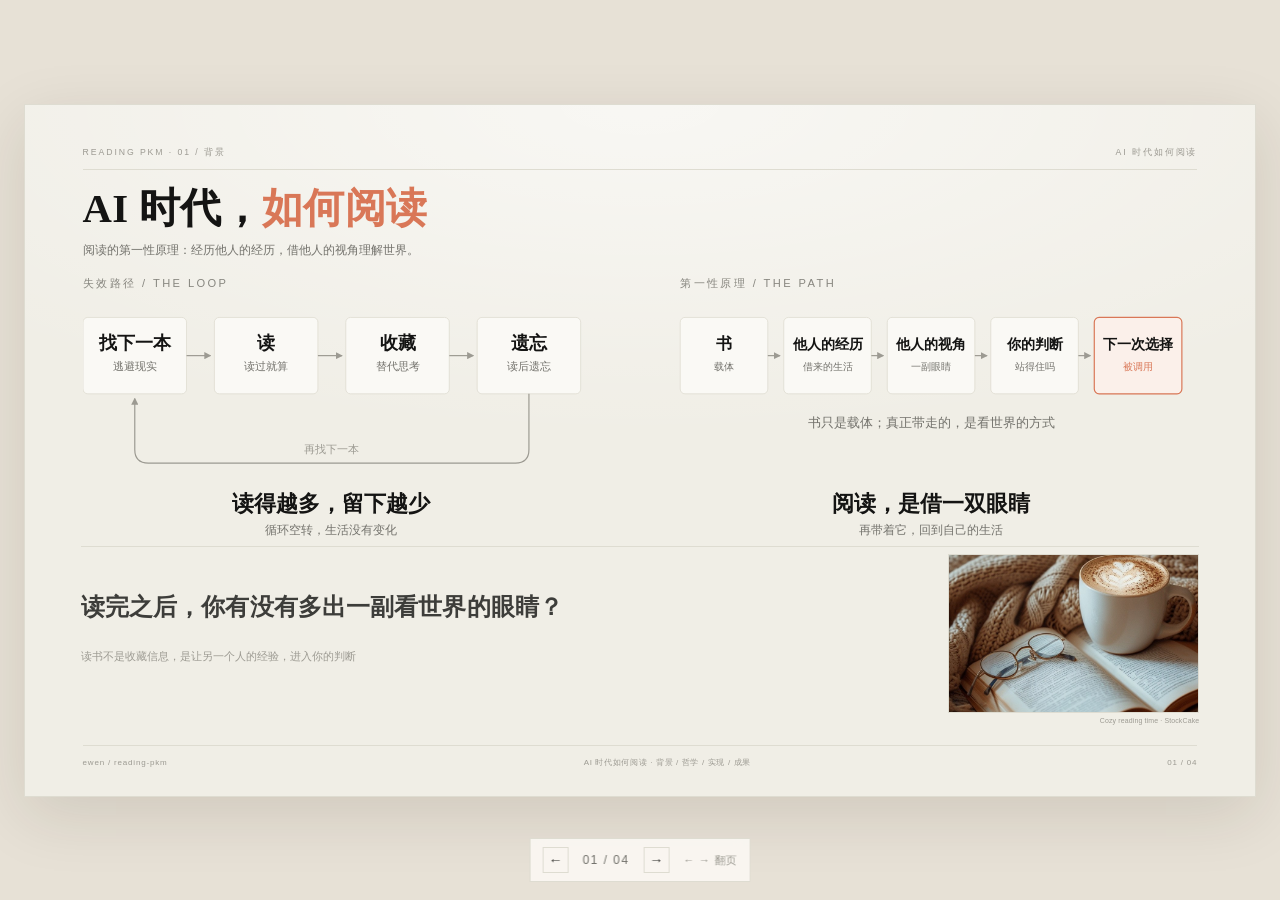
<file: docs/presentation/index.html>
<!doctype html>
<html lang="zh-CN">
<head>
<meta charset="utf-8">
<meta name="viewport" content="width=device-width,initial-scale=1">
<title>AI 时代，如何阅读 · reading-pkm</title>
<style>
:root{
  --paper:#F0EEE6;
  --card:#FAF9F5;
  --ink:#141413;
  --ink2:#3D3D3A;
  --muted:#73726C;
  --faint:#9C9A92;
  --rule:#DEDCD1;
  --accent:#D97757;
  --accent-bright:#C6613F;
  --accent2:#87867F;
  --serif:"Songti SC","STSong","Source Han Serif SC","Noto Serif SC",serif;
  --sans:"PingFang SC","Hiragino Sans GB","Helvetica Neue",Arial,sans-serif;
}
*{box-sizing:border-box;margin:0;padding:0}
html,body{width:100%;height:100%}
body{
  background:#E7E1D6;
  color:var(--ink);
  font-family:var(--sans);
  -webkit-font-smoothing:antialiased;
  text-rendering:optimizeLegibility;
  overflow:hidden;
}
.stage{position:fixed;inset:0;display:grid;place-items:center;padding:24px}
.slide{
  display:none;
  position:relative;
  width:min(calc(100vw - 48px),calc((100vh - 48px) * 16 / 9));
  aspect-ratio:16/9;
  container-type:inline-size;
  overflow:hidden;
  padding:3.375cqw 4.5cqw 2.25cqw;
  background:
    radial-gradient(120% 80% at 50% 0%,rgba(255,255,255,.55),rgba(233,225,212,0) 60%),
    var(--paper);
  border:1px solid var(--rule);
  box-shadow:0 18px 60px rgba(40,30,15,.12);
}
.slide.active{display:flex;flex-direction:column}

/* header */
.top{
  display:flex;
  justify-content:space-between;
  align-items:baseline;
  font-size:.78cqw;
  line-height:1;
  letter-spacing:.22em;
  color:var(--faint);
  text-transform:uppercase;
}
.rule{height:1px;background:var(--rule);margin-top:1.05cqw;flex:none}
h1{
  font-family:var(--serif);
  font-size:3.65cqw;
  font-weight:600;
  line-height:1.2;
  letter-spacing:.005em;
  margin-top:1.35cqw;
}
h1 em{font-style:normal;color:var(--accent)}
.sub{
  font-size:1.1cqw;
  line-height:1.6;
  color:var(--muted);
  margin-top:.65cqw;
  max-width:88%;
}

/* diagram */
.diagram{margin-top:1.4cqw;flex:none}
.diagram svg{display:block;width:100%;height:auto}
.note{
  margin-top:.55cqw;
  font-size:.84cqw;
  line-height:1.5;
  color:var(--faint);
  letter-spacing:.02em;
}
.note b{font-weight:600;color:var(--ink2)}

/* slide 1 — closing band */
.s1-rule{position:absolute;left:4.531%;top:63.889%;width:90.938%;height:1px;background:var(--rule)}
.s1-close{position:absolute;left:4.531%;top:70.833%;width:67.188%;font-family:var(--serif);font-size:2.109cqw;line-height:1.18;font-weight:600;color:var(--ink2);letter-spacing:.005em}
.s1-note{position:absolute;left:4.531%;top:78.611%;width:67.188%;font-size:.977cqw;line-height:1.5;color:var(--faint)}
.s1-photo{position:absolute;left:75%;top:65%;width:20.469%;height:23.056%;border:1px solid var(--rule);overflow:hidden;background:var(--card)}
.s1-photo img{display:block;width:100%;height:100%;object-fit:cover}
.s1-credit{position:absolute;left:75%;top:88.611%;width:20.469%;text-align:right;font-size:.625cqw;letter-spacing:.02em;color:var(--faint)}

/* footer */
.footer{
  display:flex;
  justify-content:space-between;
  align-items:baseline;
  gap:2cqw;
  margin-top:auto;
  padding-top:1.05cqw;
  border-top:1px solid var(--rule);
  font-size:.72cqw;
  line-height:1.2;
  letter-spacing:.1em;
  color:var(--faint);
  flex:none;
}
.footer .center{letter-spacing:.08em}

/* slide 2 */
.s2-quote{
  display:flex;
  justify-content:space-between;
  align-items:baseline;
  gap:2.4cqw;
  margin-top:.85cqw;
  padding-top:1.05cqw;
  border-top:1px solid var(--rule);
  flex:none;
}
.s2-quote .big{
  font-family:var(--serif);
  font-size:1.7cqw;
  line-height:1.45;
  white-space:nowrap;
}
.s2-quote .big em{font-style:normal;color:var(--accent)}
.s2-quote .eq{
  flex:none;
  font-family:var(--serif);
  font-size:1.1cqw;
  line-height:1.4;
  color:var(--muted);
  white-space:nowrap;
}
.s2-quote .eq b{font-weight:600;color:var(--ink2)}

/* slide 3 — 实现 */
.s3-label{
  margin-top:1.15cqw;
  font-size:.78cqw;
  letter-spacing:.06em;
  color:var(--faint);
}
.s3-skills{
  display:grid;
  grid-template-columns:repeat(4,1fr);
  gap:1.1cqw;
  margin-top:.55cqw;
}
.s3-skill{
  display:flex;
  align-items:center;
  gap:.6cqw;
  padding:.62cqw .8cqw;
  border:1px solid var(--rule);
  background:var(--card);
  font-size:.86cqw;
  line-height:1.2;
  color:var(--ink2);
  white-space:nowrap;
}
.s3-skill b{font-weight:600}
.s3-skill span{color:var(--faint)}
.s3-note{
  margin-top:1.35cqw;
  text-align:center;
  font-family:var(--serif);
  font-size:1.15cqw;
  color:var(--ink2);
}

/* slide 4 — 成果 */
.s3-diagram{margin-top:1.1cqw}
.facts{
  display:flex;
  gap:1.6cqw;
  margin-top:.55cqw;
  font-size:.82cqw;
  line-height:1.5;
  color:var(--muted);
}
.facts b{font-weight:600;color:var(--ink2)}
.facts span::before{content:"·";margin-right:.55cqw;color:var(--faint)}
.facts span:first-child::before{content:"";margin:0}
.evidence{
  display:grid;
  grid-template-columns:1.35fr .95fr;
  gap:2.4cqw;
  margin-top:1.05cqw;
  min-height:0;
}
.figure{display:flex;flex-direction:column;min-width:0}
.figure img{display:block;width:100%;border:1px solid var(--rule)}
.cap{
  display:flex;
  gap:.65cqw;
  margin-top:.5cqw;
  font-size:.82cqw;
  line-height:1.55;
  color:var(--muted);
}
.cap .fig-no{
  flex:none;
  font-size:.72cqw;
  letter-spacing:.1em;
  color:var(--accent2);
  padding-top:.06cqw;
}
.cap b{font-weight:600;color:var(--ink2)}
.stats{
  display:flex;
  gap:1.7cqw;
  margin-top:.85cqw;
  padding-top:.75cqw;
  border-top:1px solid var(--rule);
}
.stat .n{
  font-family:var(--serif);
  font-size:1.7cqw;
  font-weight:600;
  line-height:1;
}
.stat .l{margin-top:.25cqw;font-size:.74cqw;letter-spacing:.05em;color:var(--muted)}
.stat-note{margin-top:.65cqw;font-size:.74cqw;line-height:1.4;color:var(--faint)}
.closing{
  margin-top:.9cqw;
  padding-top:.9cqw;
  border-top:1px solid var(--rule);
  font-family:var(--serif);
  font-size:1.3cqw;
  line-height:1.45;
  color:var(--ink2);
  flex:none;
}
.closing em{font-style:normal;color:var(--accent)}

/* dark closing band */
.dark-band{
  position:relative;
  margin:0 -4.5cqw -2.25cqw;
  height:12.813cqw;
  background:var(--ink);
  flex:none;
}
#s4 .evidence{
  flex:none;
  align-content:start;
  margin-top:2.4cqw;
}
#s4 .stats{margin-top:1.2cqw}
#s4 .facts{
  margin-top:auto;
  padding-bottom:6.35cqw;
}
.dark-band .closing{
  position:absolute;
  left:4.5cqw;
  right:4.5cqw;
  top:3.1cqw;
  margin:0;
  padding:0;
  border:0;
  text-align:center;
  color:#FAF9F5;
  font-size:1.32cqw;
  line-height:1.5;
}
.dark-band .closing em{color:var(--accent)}
.dark-band .footer{
  position:absolute;
  left:4.5cqw;
  right:4.5cqw;
  bottom:2.2cqw;
  padding-top:.75cqw;
  border-top:1px solid #3D3D3A;
  color:#87867F;
}

/* nav */
.nav{
  position:fixed;
  left:50%;
  bottom:18px;
  transform:translateX(-50%);
  display:flex;
  align-items:center;
  gap:14px;
  padding:8px 12px;
  background:rgba(251,248,243,.9);
  border:1px solid var(--rule);
  color:var(--muted);
  font-size:12px;
  letter-spacing:.12em;
  backdrop-filter:blur(8px);
  z-index:10;
  opacity:0;
  pointer-events:none;
  transition:opacity .25s ease;
}
.nav.visible{opacity:1;pointer-events:auto}
.nav button{
  width:26px;
  height:26px;
  border:1px solid var(--rule);
  background:transparent;
  color:var(--ink2);
  font-family:var(--sans);
  font-size:14px;
  line-height:1;
  cursor:pointer;
}
.nav button:hover{background:var(--paper)}
.nav .idea{font-size:11px;color:var(--faint);letter-spacing:.06em}

/* print */
@page{size:16in 9in;margin:0}
@media print{
  html,body{overflow:visible;background:var(--paper)}
  .stage{position:static;display:block;padding:0}
  .nav{display:none}
  .slide{
    display:flex!important;
    flex-direction:column;
    width:16in;
    height:9in;
    border:0;
    box-shadow:none;
    page-break-after:always;
    break-after:page;
  }
  .slide:last-child{page-break-after:auto;break-after:auto}
}
</style>
</head>
<body>
<main class="stage">

  <!-- ================= 01 · 背景 ================= -->
  <section class="slide active" data-slide="1" aria-label="背景：AI 时代如何阅读">
    <div class="top">
      <span>READING PKM · 01 / 背景</span>
      <span>AI 时代如何阅读</span>
    </div>
    <div class="rule"></div>
    <h1>AI 时代，<em>如何阅读</em></h1>
    <p class="sub">阅读的第一性原理：经历他人的经历，借他人的视角理解世界。</p>

    <div class="diagram">
      <svg viewBox="0 0 1400 340" role="img" aria-label="左边是读后遗忘的循环，右边是从书到下一次选择的第一性原理路径">
        <defs>
          <marker id="arrow" viewBox="0 0 10 10" refX="8.5" refY="5" markerWidth="6" markerHeight="6" orient="auto-start-reverse">
            <path d="M0,0 L10,5 L0,10 z" fill="#9C9A92"/>
          </marker>
          <marker id="arrowAccent" viewBox="0 0 10 10" refX="8.5" refY="5" markerWidth="6" markerHeight="6" orient="auto-start-reverse">
            <path d="M0,0 L10,5 L0,10 z" fill="#D97757"/>
          </marker>
        </defs>

        <!-- left: the loop -->
        <text x="0" y="14" font-family="'PingFang SC','Hiragino Sans GB',sans-serif" font-size="14" letter-spacing="3" fill="#87867F">失效路径 / THE LOOP</text>

        <g font-family="'PingFang SC','Hiragino Sans GB',sans-serif" text-anchor="middle">
          <rect x="0" y="52" width="130" height="96" rx="6" fill="#FAF9F5" stroke="#DEDCD1"/>
          <text x="65" y="92" font-family="'Songti SC','STSong',serif" font-size="22" font-weight="600" fill="#141413">找下一本</text>
          <text x="65" y="118" font-size="14" fill="#73726C">逃避现实</text>

          <rect x="165" y="52" width="130" height="96" rx="6" fill="#FAF9F5" stroke="#DEDCD1"/>
          <text x="230" y="92" font-family="'Songti SC','STSong',serif" font-size="22" font-weight="600" fill="#141413">读</text>
          <text x="230" y="118" font-size="14" fill="#73726C">读过就算</text>

          <rect x="330" y="52" width="130" height="96" rx="6" fill="#FAF9F5" stroke="#DEDCD1"/>
          <text x="395" y="92" font-family="'Songti SC','STSong',serif" font-size="22" font-weight="600" fill="#141413">收藏</text>
          <text x="395" y="118" font-size="14" fill="#73726C">替代思考</text>

          <rect x="495" y="52" width="130" height="96" rx="6" fill="#FAF9F5" stroke="#DEDCD1"/>
          <text x="560" y="92" font-family="'Songti SC','STSong',serif" font-size="22" font-weight="600" fill="#141413">遗忘</text>
          <text x="560" y="118" font-size="14" fill="#73726C">读后遗忘</text>
        </g>

        <g stroke="#9C9A92" stroke-width="1.5" fill="none" marker-end="url(#arrow)">
          <line x1="130" y1="100" x2="160" y2="100"/>
          <line x1="295" y1="100" x2="325" y2="100"/>
          <line x1="460" y1="100" x2="490" y2="100"/>
        </g>
        <path d="M 560 148 L 560 218 Q 560 235 543 235 L 82 235 Q 65 235 65 218 L 65 154" stroke="#9C9A92" stroke-width="1.5" fill="none" marker-end="url(#arrow)"/>
        <text x="312" y="222" text-anchor="middle" font-family="'PingFang SC','Hiragino Sans GB',sans-serif" font-size="14" fill="#9C9A92">再找下一本</text>

        <text x="312" y="295" text-anchor="middle" font-family="'Songti SC','STSong',serif" font-size="28" font-weight="600" fill="#141413">读得越多，留下越少</text>
        <text x="312" y="324" text-anchor="middle" font-family="'PingFang SC','Hiragino Sans GB',sans-serif" font-size="15" fill="#73726C">循环空转，生活没有变化</text>

        <!-- right: the path -->
        <text x="750" y="14" font-family="'PingFang SC','Hiragino Sans GB',sans-serif" font-size="14" letter-spacing="3" fill="#87867F">第一性原理 / THE PATH</text>

        <g font-family="'PingFang SC','Hiragino Sans GB',sans-serif" text-anchor="middle">
          <rect x="750" y="52" width="110" height="96" rx="6" fill="#FAF9F5" stroke="#DEDCD1"/>
          <text x="805" y="92" font-family="'Songti SC','STSong',serif" font-size="20" font-weight="600" fill="#141413">书</text>
          <text x="805" y="118" font-size="13" fill="#73726C">载体</text>

          <rect x="880" y="52" width="110" height="96" rx="6" fill="#FAF9F5" stroke="#DEDCD1"/>
          <text x="935" y="92" font-family="'Songti SC','STSong',serif" font-size="18" font-weight="600" fill="#141413">他人的经历</text>
          <text x="935" y="118" font-size="13" fill="#73726C">借来的生活</text>

          <rect x="1010" y="52" width="110" height="96" rx="6" fill="#FAF9F5" stroke="#DEDCD1"/>
          <text x="1065" y="92" font-family="'Songti SC','STSong',serif" font-size="18" font-weight="600" fill="#141413">他人的视角</text>
          <text x="1065" y="118" font-size="13" fill="#73726C">一副眼睛</text>

          <rect x="1140" y="52" width="110" height="96" rx="6" fill="#FAF9F5" stroke="#DEDCD1"/>
          <text x="1195" y="92" font-family="'Songti SC','STSong',serif" font-size="18" font-weight="600" fill="#141413">你的判断</text>
          <text x="1195" y="118" font-size="13" fill="#73726C">站得住吗</text>

          <rect x="1270" y="52" width="110" height="96" rx="6" fill="#FBF0EA" stroke="#D97757" stroke-width="1.5"/>
          <text x="1325" y="92" font-family="'Songti SC','STSong',serif" font-size="18" font-weight="600" fill="#141413">下一次选择</text>
          <text x="1325" y="118" font-size="13" fill="#D97757">被调用</text>
        </g>

        <g stroke="#9C9A92" stroke-width="1.5" fill="none" marker-end="url(#arrow)">
          <line x1="860" y1="100" x2="875" y2="100"/>
          <line x1="990" y1="100" x2="1005" y2="100"/>
          <line x1="1120" y1="100" x2="1135" y2="100"/>
          <line x1="1250" y1="100" x2="1265" y2="100"/>
        </g>

        <text x="1065" y="190" text-anchor="middle" font-family="'PingFang SC','Hiragino Sans GB',sans-serif" font-size="16" fill="#73726C">书只是载体；真正带走的，是看世界的方式</text>

        <text x="1065" y="295" text-anchor="middle" font-family="'Songti SC','STSong',serif" font-size="28" font-weight="600" fill="#141413">阅读，是借一双眼睛</text>
        <text x="1065" y="324" text-anchor="middle" font-family="'PingFang SC','Hiragino Sans GB',sans-serif" font-size="15" fill="#73726C">再带着它，回到自己的生活</text>

      </svg>
    </div>

    <div class="s1-rule"></div>
    <p class="s1-close">读完之后，你有没有多出一副看世界的眼睛？</p>
    <p class="s1-note">读书不是收藏信息，是让另一个人的经验，进入你的判断</p>
    <figure class="s1-photo">
      <img src="../assets/cozy-reading-card.jpg" alt="Cozy reading time — 打开的书、眼镜与一杯咖啡">
    </figure>
    <p class="s1-credit">Cozy reading time · StockCake</p>

    <footer class="footer">
      <span>ewen / reading-pkm</span>
      <span class="center">AI 时代如何阅读 · 背景 / 哲学 / 实现 / 成果</span>
      <span>01 / 04</span>
    </footer>
  </section>

  <!-- ================= 02 · 哲学 ================= -->
  <section class="slide" data-slide="2" aria-label="哲学：机器整理，人下判断">
    <div class="top">
      <span>READING PKM · 02 / 哲学</span>
      <span>PKM / PERSONAL KNOWLEDGE MASTERY</span>
    </div>
    <div class="rule"></div>
    <h1>机器整理，<em>人下判断</em></h1>
    <p class="sub">PKM 的 M 是 mastery：不是管理资料，是练出自己能调用的判断。</p>

    <div class="diagram">
      <svg viewBox="0 0 1400 430" role="img" aria-label="Harold Jarche 的 PKM 蝴蝶结：SEEK 收窄，SENSE 化用，SHARE 放开，并标注 AI 在每一段能替人走多远">
        <text x="880" y="12" font-family="'PingFang SC','Hiragino Sans GB',sans-serif" font-size="14" fill="#9C9A92">AI 能替你走多远</text>

        <!-- SEEK -->
        <path d="M 80 34 L 440 34 L 350 144 L 170 144 Z" fill="#141413"/>
        <text x="260" y="100" text-anchor="middle" font-family="'PingFang SC','Hiragino Sans GB',sans-serif" font-size="36" font-weight="700" fill="#F7F2E9">SEEK</text>
        <text x="260" y="127" text-anchor="middle" font-family="'PingFang SC','Hiragino Sans GB',sans-serif" font-size="16" fill="#B9AF9E">寻求</text>

        <!-- SENSE -->
        <rect x="170" y="144" width="180" height="110" fill="#FAF9F5" stroke="#3D3D3A" stroke-width="1.5"/>
        <text x="260" y="200" text-anchor="middle" font-family="'PingFang SC','Hiragino Sans GB',sans-serif" font-size="24" font-weight="700" fill="#141413">SENSE</text>
        <text x="260" y="227" text-anchor="middle" font-family="'PingFang SC','Hiragino Sans GB',sans-serif" font-size="15" fill="#73726C">化用</text>

        <!-- SHARE -->
        <path d="M 170 254 L 350 254 L 440 364 L 80 364 Z" fill="#141413"/>
        <text x="260" y="320" text-anchor="middle" font-family="'PingFang SC','Hiragino Sans GB',sans-serif" font-size="30" font-weight="700" fill="#F7F2E9">SHARE</text>
        <text x="260" y="347" text-anchor="middle" font-family="'PingFang SC','Hiragino Sans GB',sans-serif" font-size="16" fill="#B9AF9E">分享</text>

        <text x="260" y="392" text-anchor="middle" font-family="'PingFang SC','Hiragino Sans GB',sans-serif" font-size="13" fill="#9C9A92">据 Harold Jarche · Networked Learning Model 重绘</text>

        <!-- meanings -->
        <text x="500" y="97" font-family="'Songti SC','STSong',serif" font-size="22" font-weight="600" fill="#141413">保持更新</text>
        <text x="500" y="121" font-family="'PingFang SC','Hiragino Sans GB',sans-serif" font-size="15" fill="#73726C">决定读什么，不读什么</text>
        <text x="500" y="207" font-family="'Songti SC','STSong',serif" font-size="22" font-weight="600" fill="#141413">反思与实践</text>
        <text x="500" y="231" font-family="'PingFang SC','Hiragino Sans GB',sans-serif" font-size="15" fill="#73726C">读到了什么，站不站得住</text>
        <text x="500" y="317" font-family="'Songti SC','STSong',serif" font-size="22" font-weight="600" fill="#141413">与网络对话</text>
        <text x="500" y="341" font-family="'PingFang SC','Hiragino Sans GB',sans-serif" font-size="15" fill="#73726C">讲出去，才知道懂没懂</text>

        <!-- AI verdicts -->
        <rect x="880" y="76" width="76" height="26" fill="none" stroke="#D97757" rx="2"/>
        <text x="918" y="94" text-anchor="middle" font-family="'PingFang SC','Hiragino Sans GB',sans-serif" font-size="14" fill="#D97757">不能</text>
        <text x="976" y="94" font-family="'PingFang SC','Hiragino Sans GB',sans-serif" font-size="16" fill="#141413">读什么，只能自己定</text>

        <rect x="880" y="186" width="76" height="26" fill="none" stroke="#DEDCD1" rx="2"/>
        <text x="918" y="204" text-anchor="middle" font-family="'PingFang SC','Hiragino Sans GB',sans-serif" font-size="14" fill="#73726C">大半能</text>
        <text x="976" y="204" font-family="'PingFang SC','Hiragino Sans GB',sans-serif" font-size="16" fill="#73726C">摘要、对照、追线索</text>

        <rect x="880" y="296" width="76" height="26" fill="none" stroke="#DEDCD1" rx="2"/>
        <text x="918" y="314" text-anchor="middle" font-family="'PingFang SC','Hiragino Sans GB',sans-serif" font-size="14" fill="#73726C">大半能</text>
        <text x="976" y="314" font-family="'PingFang SC','Hiragino Sans GB',sans-serif" font-size="16" fill="#73726C">成稿、排版、分发</text>
      </svg>
    </div>

    <div class="s2-quote">
      <p class="big">AI 可以替你 sense，也可以替你 share，但它不能替你——<em>在意</em>。</p>
      <p class="eq"><b>读过 ≠ 修养</b> · 能被调用 = 修养</p>
    </div>

    <footer class="footer">
      <span>ewen / reading-pkm</span>
      <span class="center">AI 时代如何阅读 · 背景 / 哲学 / 实现 / 成果</span>
      <span>02 / 04</span>
    </footer>
  </section>

  <!-- ================= 03 · 实现 ================= -->
  <section class="slide" data-slide="3" id="s3" aria-label="实现：一条流水线，九个 skill">
    <div class="top">
      <span>READING PKM · 03 / 实现</span>
      <span>PIPELINE / NINE SKILLS</span>
    </div>
    <div class="rule"></div>
    <h1>一条流水线，<em>九个 skill</em></h1>
    <p class="sub">每一步只做一件事，产物落到文件里；下一步读的，是上一步留下的文件。</p>

    <div class="diagram s3-diagram">
      <svg viewBox="0 0 1400 360" role="img" aria-label="阅读流水线：找书、读透、沉淀、调用、分享，rsi-reading 从分享回流到找书">
        <defs>
          <marker id="arrow3" viewBox="0 0 10 10" refX="8.5" refY="5" markerWidth="6" markerHeight="6" orient="auto-start-reverse">
            <path d="M0,0 L10,5 L0,10 z" fill="#9C9A92"/>
          </marker>
          <marker id="arrow3Accent" viewBox="0 0 10 10" refX="8.5" refY="5" markerWidth="6" markerHeight="6" orient="auto-start-reverse">
            <path d="M0,0 L10,5 L0,10 z" fill="#D97757"/>
          </marker>
        </defs>

        <g font-family="'PingFang SC','Hiragino Sans GB',sans-serif" text-anchor="middle">
          <rect x="50" y="14" width="220" height="176" rx="6" fill="#FAF9F5" stroke="#DEDCD1"/>
          <text x="160" y="54" font-size="13" letter-spacing="3" fill="#87867F">SEEK</text>
          <text x="160" y="106" font-family="'Songti SC','STSong',serif" font-size="28" font-weight="600" fill="#141413">找书</text>
          <text x="160" y="140" font-size="15" fill="#73726C">book-fetch</text>
          <text x="160" y="166" font-size="14" fill="#9C9A92">检索 · 评分 · 下载</text>
          <text x="160" y="216" font-size="14" fill="#9C9A92">→ 一本书</text>

          <rect x="320" y="14" width="220" height="176" rx="6" fill="#FAF9F5" stroke="#DEDCD1"/>
          <text x="430" y="54" font-size="13" letter-spacing="3" fill="#87867F">READ</text>
          <text x="430" y="106" font-family="'Songti SC','STSong',serif" font-size="28" font-weight="600" fill="#141413">读透</text>
          <text x="430" y="140" font-size="15" fill="#73726C">read-a-book</text>
          <text x="430" y="166" font-size="14" fill="#9C9A92">检视 · 分析 · 主题</text>
          <text x="430" y="216" font-size="14" fill="#9C9A92">→ 一份笔记</text>

          <rect x="590" y="14" width="220" height="176" rx="6" fill="#FAF9F5" stroke="#DEDCD1"/>
          <text x="700" y="54" font-size="13" letter-spacing="3" fill="#87867F">SEDIMENT</text>
          <text x="700" y="106" font-family="'Songti SC','STSong',serif" font-size="28" font-weight="600" fill="#141413">沉淀</text>
          <text x="700" y="140" font-size="15" fill="#73726C">second-brain</text>
          <text x="700" y="166" font-size="14" fill="#9C9A92">一卡一书 · 26 维</text>
          <text x="700" y="216" font-size="14" fill="#9C9A92">→ 一张卡</text>

          <rect x="860" y="14" width="220" height="176" rx="6" fill="#FBF0EA" stroke="#D97757" stroke-width="1.5"/>
          <text x="970" y="54" font-size="13" letter-spacing="3" fill="#D97757">RECALL</text>
          <text x="970" y="106" font-family="'Songti SC','STSong',serif" font-size="28" font-weight="600" fill="#141413">调用</text>
          <text x="970" y="140" font-size="15" fill="#73726C">second-brain</text>
          <text x="970" y="166" font-size="14" fill="#D97757">按需取 1–2 张</text>
          <text x="970" y="216" font-size="14" fill="#D97757">→ 一个判断</text>

          <rect x="1130" y="14" width="220" height="176" rx="6" fill="#FAF9F5" stroke="#DEDCD1"/>
          <text x="1240" y="54" font-size="13" letter-spacing="3" fill="#87867F">SHARE</text>
          <text x="1240" y="106" font-family="'Songti SC','STSong',serif" font-size="28" font-weight="600" fill="#141413">分享</text>
          <text x="1240" y="140" font-size="15" fill="#73726C">rednote-post</text>
          <text x="1240" y="166" font-size="14" fill="#9C9A92">卡片 · 发布 · 回读</text>
          <text x="1240" y="216" font-size="14" fill="#9C9A92">→ 一篇笔记</text>
        </g>

        <g stroke="#9C9A92" stroke-width="1.5" fill="none" marker-end="url(#arrow3)">
          <line x1="270" y1="100" x2="315" y2="100"/>
          <line x1="540" y1="100" x2="585" y2="100"/>
          <line x1="810" y1="100" x2="855" y2="100"/>
          <line x1="1080" y1="100" x2="1125" y2="100"/>
        </g>

        <path d="M 1240 238 L 1240 300 Q 1240 312 1228 312 L 172 312 Q 160 312 160 300 L 160 244" stroke="#9C9A92" stroke-width="1.5" fill="none" stroke-dasharray="5,4" marker-end="url(#arrow3)"/>
        <text x="700" y="342" text-anchor="middle" font-family="'PingFang SC','Hiragino Sans GB',sans-serif" font-size="15" fill="#73726C">rsi-reading · 量整条环，一次只改一处</text>
      </svg>
    </div>

    <p class="s3-label">另外四个 skill：管成品与互动</p>
    <div class="s3-skills">
      <div class="s3-skill"><b>scandinavian-style</b><span>版式与一页纸</span></div>
      <div class="s3-skill"><b>human-writing</b><span>口吻与去 AI 味</span></div>
      <div class="s3-skill"><b>rednote-assistant</b><span>排期与节奏</span></div>
      <div class="s3-skill"><b>rednote-reply</b><span>私信只读</span></div>
    </div>
    <p class="s3-note">九个 skill 打成一个 Codex plugin：装一次，全部就位。</p>

    <footer class="footer">
      <span>ewen / reading-pkm</span>
      <span class="center">AI 时代如何阅读 · 背景 / 哲学 / 实现 / 成果</span>
      <span>03 / 04</span>
    </footer>
  </section>

  <!-- ================= 04 · 成果 ================= -->
  <section class="slide" data-slide="4" id="s4" aria-label="成果：跑起来长什么样">
    <div class="top">
      <span>READING PKM · 04 / 成果</span>
      <span>EVIDENCE</span>
    </div>
    <div class="rule"></div>
    <h1>跑起来，<em>长这样</em></h1>
    <p class="sub">一本书进来，五张卡出去；一套模板，所有选题共用。</p>

    <div class="evidence">
      <figure class="figure">
        <img src="../assets/case-post.png" alt="Rick Rubin《The Creative Act》一套五张小红书卡片：封面、核心机制、五条可带走的判断、上游、下游">
        <figcaption class="cap">
          <span class="fig-no">图 01</span>
          <span><b>一本书 → 五张卡。</b>封面 / 机制 / 五条 / 上游 / 下游。</span>
        </figcaption>
      </figure>

      <div>
        <figure class="figure">
          <img src="../assets/covers.png" alt="六本书的封面卡片：纳瓦尔宝典、暗淡蓝点、The Creative Act、苏格拉底的申辩、通往奴役之路、历史性的体制">
          <figcaption class="cap">
            <span class="fig-no">图 02</span>
            <span><b>一套模板 → 不同选题。</b>题材在变，版式不变。</span>
          </figcaption>
        </figure>
        <div class="stats">
          <div class="stat"><div class="n">262</div><div class="l">篇笔记</div></div>
          <div class="stat"><div class="n">2405</div><div class="l">粉丝</div></div>
          <div class="stat"><div class="n">2.2 万</div><div class="l">获赞与收藏</div></div>
        </div>
        <p class="stat-note">截至 2026-10-07 · 小红书 @司马读书</p>
      </div>
    </div>

    <div class="facts">
      <span><b>1–2 张卡</b> / 次</span>
      <span><b>3–5K tokens</b> / 次</span>
      <span><b>0</b> 向量库 · <b>0</b> 数据库</span>
    </div>

    <div class="dark-band">
      <div class="closing">读过的书，成为下一次判断时<em>会被调用</em>的视角。</div>

      <footer class="footer">
        <span>ewen / reading-pkm</span>
        <span class="center">AI 时代如何阅读 · 背景 / 哲学 / 实现 / 成果</span>
        <span>04 / 04</span>
      </footer>
    </div>
  </section>

</main>

<nav class="nav" aria-label="翻页">
  <button id="prev" type="button" aria-label="上一页">←</button>
  <span id="count">01 / 04</span>
  <button id="next" type="button" aria-label="下一页">→</button>
  <span class="idea">← → 翻页</span>
</nav>

<script>
const slides = [...document.querySelectorAll('.slide')];
const count = document.getElementById('count');
const nav = document.querySelector('.nav');
let current = 0;
let navTimer;

function revealNav() {
  nav.classList.add('visible');
  clearTimeout(navTimer);
  navTimer = setTimeout(() => nav.classList.remove('visible'), 2600);
}

function show(index) {
  current = (index + slides.length) % slides.length;
  slides.forEach((slide, i) => slide.classList.toggle('active', i === current));
  count.textContent = String(current + 1).padStart(2, '0') + ' / ' + String(slides.length).padStart(2, '0');
  history.replaceState(null, '', '#' + (current + 1));
}

document.getElementById('prev').addEventListener('click', () => show(current - 1));
document.getElementById('next').addEventListener('click', () => show(current + 1));

window.addEventListener('keydown', (event) => {
  revealNav();
  if (event.key === 'ArrowRight' || event.key === 'PageDown' || event.key === ' ') {
    event.preventDefault();
    show(current + 1);
  }
  if (event.key === 'ArrowLeft' || event.key === 'PageUp') {
    event.preventDefault();
    show(current - 1);
  }
  if (event.key === 'Home') show(0);
  if (event.key === 'End') show(slides.length - 1);
});

let startX = null;
window.addEventListener('touchstart', (event) => {
  startX = event.touches[0].clientX;
}, { passive: true });
window.addEventListener('mousemove', revealNav, { passive: true });
window.addEventListener('touchend', (event) => {
  if (startX === null) return;
  const delta = event.changedTouches[0].clientX - startX;
  if (Math.abs(delta) > 50) show(current + (delta < 0 ? 1 : -1));
  startX = null;
}, { passive: true });

const hash = parseInt(location.hash.replace('#', ''), 10);
if (hash >= 1 && hash <= slides.length) show(hash - 1);
revealNav();
</script>
</body>
</html>
</file>
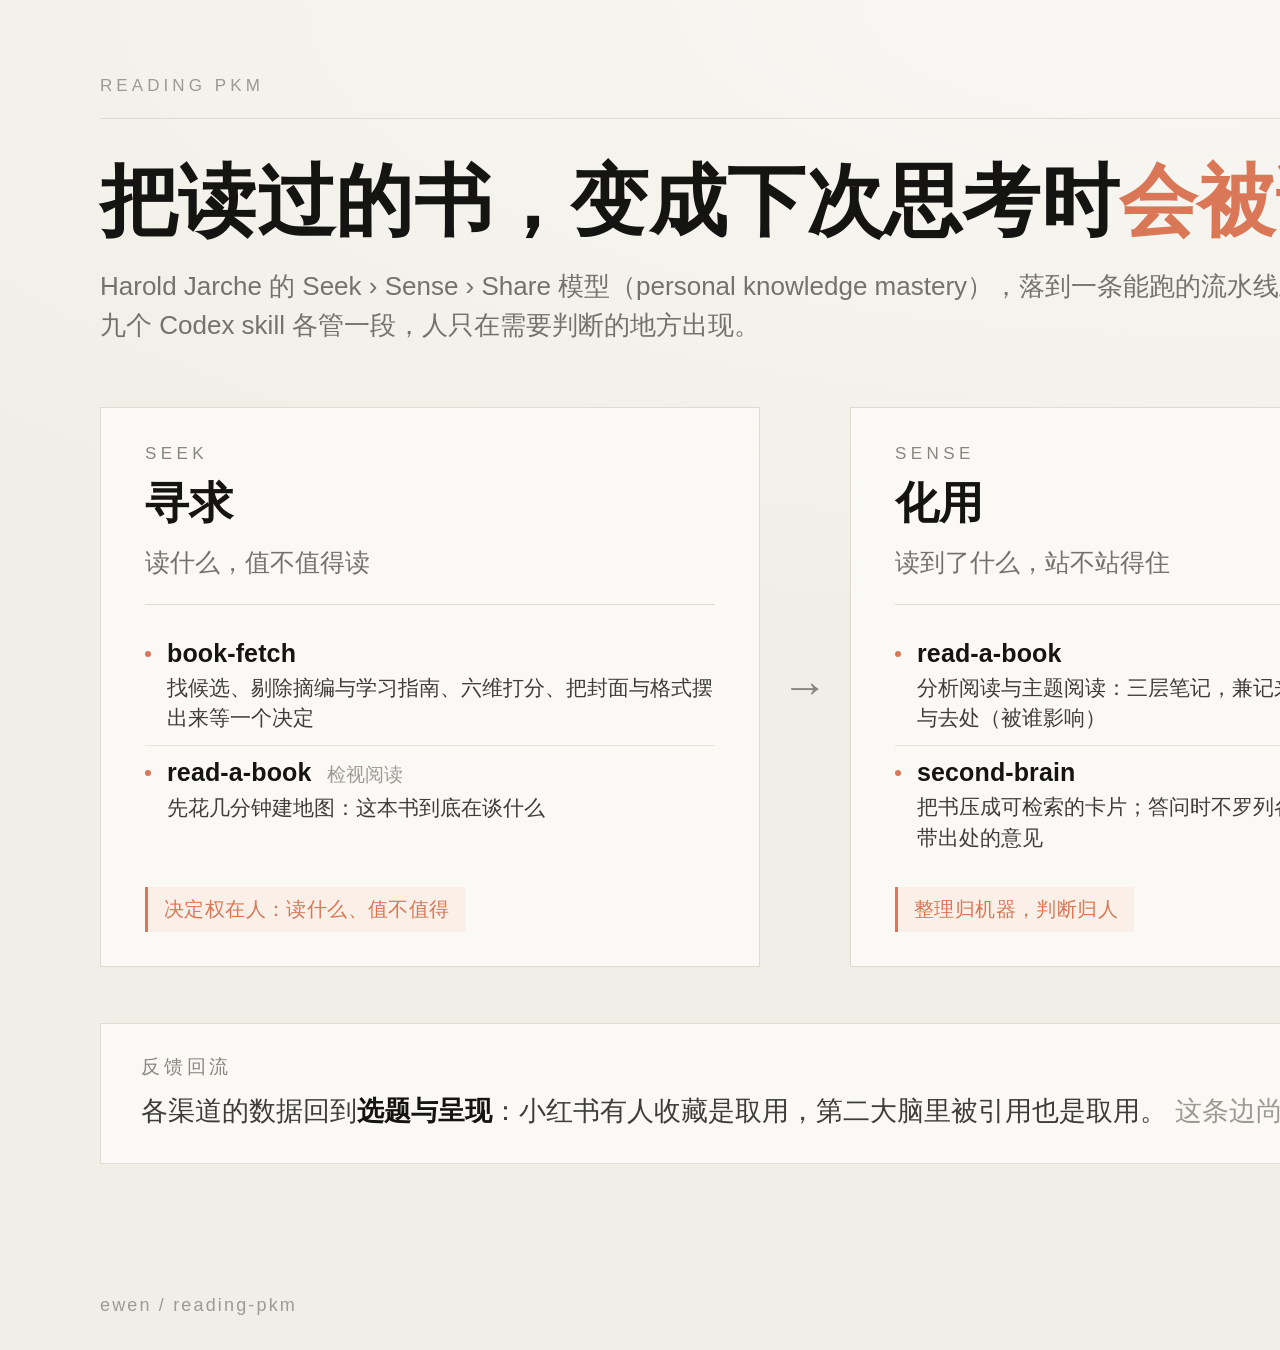
<file: docs/src/framework.html>
<!doctype html>
<html lang="zh-CN"><head><meta charset="utf-8">
<title>Reading PKM — Seek Sense Share</title>
<style>
:root{
  --paper:#F0EEE6; --card:#FAF9F5; --ink:#141413; --ink2:#3D3D3A;
  --muted:#73726C; --faint:#9C9A92; --rule:#DEDCD1;
  --accent:#D97757; --accent2:#87867F;
  --serif:"Songti SC","STSong","Source Han Serif SC",serif;
  --sans:"PingFang SC","Hiragino Sans GB","Helvetica Neue",Arial,sans-serif;
}
*{box-sizing:border-box;margin:0;padding:0}
html,body{width:2400px;height:1350px;overflow:hidden;background:var(--paper);
  font-family:var(--sans);color:var(--ink);-webkit-font-smoothing:antialiased}
.page{position:relative;width:2400px;height:1350px;padding:76px 100px 0;
  background:radial-gradient(120% 80% at 50% 0%,rgba(255,255,255,.55),rgba(233,225,212,0) 60%)}

/* ---- header ---- */
.kick{display:flex;justify-content:space-between;align-items:baseline;
  font-size:17px;letter-spacing:.24em;color:var(--faint)}
.rule{height:1px;background:var(--rule);margin:22px 0 0}
h1{font-family:var(--serif);font-weight:600;font-size:78px;line-height:1.2;
  margin-top:36px;letter-spacing:.005em}
h1 em{font-style:normal;color:var(--accent)}
.sub{margin-top:18px;font-size:26px;color:var(--muted);line-height:1.5}

/* ---- stages ---- */
.stages{display:flex;align-items:stretch;gap:0;margin-top:62px}
.card{width:660px;background:var(--card);border:1px solid var(--rule);
  padding:36px 44px 34px;display:flex;flex-direction:column}
.arrow{width:90px;display:flex;align-items:center;justify-content:center;
  color:var(--accent2);font-family:var(--serif);font-size:46px;line-height:1}
.eyebrow{font-size:17px;letter-spacing:.26em;color:var(--accent2)}
.zh{font-family:var(--serif);font-size:44px;font-weight:600;margin-top:10px}
.q{margin-top:12px;font-size:25px;color:var(--muted);line-height:1.4}
.hr{height:1px;background:var(--rule);margin:24px 0 22px}
.row{display:flex;gap:16px;padding:12px 0}
.row + .row{border-top:1px solid #E8E6DC}
.dot{width:6px;height:6px;border-radius:50%;background:var(--accent);
  margin-top:12px;flex:0 0 auto}
.row .nm{font-size:25px;font-weight:600;letter-spacing:.005em}
.row .nm span{font-weight:400;color:var(--faint);font-size:19px;margin-left:8px}
.row .ds{margin-top:5px;font-size:21px;line-height:1.45;color:var(--ink2)}
.who{margin-top:auto;padding-top:22px}
.tag{display:inline-block;font-size:20px;color:var(--accent);
  background:rgba(253,100,8,.06);border-left:3px solid var(--accent);
  padding:9px 16px;letter-spacing:.02em}

/* ---- loop band ---- */
.loop{margin-top:56px;position:relative;padding:30px 40px 32px;
  background:var(--card);border:1px solid var(--rule)}
.loop .lbl{font-size:19px;letter-spacing:.2em;color:var(--accent2)}
.loop .txt{margin-top:12px;font-size:27px;line-height:1.45;color:var(--ink2)}
.loop .txt b{font-weight:600;color:var(--ink)}
.loop .txt i{font-style:normal;color:var(--faint)}
.rsi{position:absolute;right:40px;bottom:30px;text-align:right;
  font-size:21px;color:var(--faint);line-height:1.5}
.rsi b{color:var(--ink);font-weight:600}

.foot{position:absolute;left:100px;right:100px;bottom:34px;display:flex;
  justify-content:space-between;font-size:18px;color:var(--faint);letter-spacing:.12em}
</style></head>
<body><div class="page">

  <div class="kick"><span>READING&nbsp;PKM</span><span>SEEK&nbsp;›&nbsp;SENSE&nbsp;›&nbsp;SHARE</span></div>
  <div class="rule"></div>

  <h1>把读过的书，变成下次思考时<em>会被调用</em>的视角</h1>
  <div class="sub">Harold Jarche 的 Seek › Sense › Share 模型（personal knowledge mastery），落到一条能跑的流水线上：<br>
    九个 Codex skill 各管一段，人只在需要判断的地方出现。</div>

  <div class="stages">
    <div class="card">
      <div class="eyebrow">SEEK</div>
      <div class="zh">寻求</div>
      <div class="q">读什么，值不值得读</div>
      <div class="hr"></div>
      <div class="row"><div class="dot"></div><div>
        <div class="nm">book-fetch</div>
        <div class="ds">找候选、剔除摘编与学习指南、六维打分、把封面与格式摆出来等一个决定</div></div></div>
      <div class="row"><div class="dot"></div><div>
        <div class="nm">read-a-book <span>检视阅读</span></div>
        <div class="ds">先花几分钟建地图：这本书到底在谈什么</div></div></div>
      <div class="who"><span class="tag">决定权在人：读什么、值不值得</span></div>
    </div>

    <div class="arrow">→</div>

    <div class="card">
      <div class="eyebrow">SENSE</div>
      <div class="zh">化用</div>
      <div class="q">读到了什么，站不站得住</div>
      <div class="hr"></div>
      <div class="row"><div class="dot"></div><div>
        <div class="nm">read-a-book</div>
        <div class="ds">分析阅读与主题阅读：三层笔记，兼记来处（思潮与上游）与去处（被谁影响）</div></div></div>
      <div class="row"><div class="dot"></div><div>
        <div class="nm">second-brain</div>
        <div class="ds">把书压成可检索的卡片；答问时不罗列各书视野，只给一个带出处的意见</div></div></div>
      <div class="who"><span class="tag">整理归机器，判断归人</span></div>
    </div>

    <div class="arrow">→</div>

    <div class="card">
      <div class="eyebrow">SHARE</div>
      <div class="zh">分享</div>
      <div class="q">用什么形态，给谁看</div>
      <div class="hr"></div>
      <div class="row"><div class="dot"></div><div>
        <div class="nm">rednote-post</div>
        <div class="ds">写成标题与正文、生成 1080×1440 卡片、实测排版、发布后回读核验</div></div></div>
      <div class="row"><div class="dot"></div><div>
        <div class="nm">rednote-assistant <span>·</span> scandinavian-style</div>
        <div class="ds">排期与节奏；版式与单页 HTML——同一份素材换一种 UI 扇出去</div></div></div>
      <div class="who"><span class="tag">执行归机器，授权归人</span></div>
    </div>
  </div>

  <div class="loop">
    <div class="lbl">反馈回流</div>
    <div class="txt">各渠道的数据回到<b>选题与呈现</b>：小红书有人收藏是取用，第二大脑里被引用也是取用。
      <i>这条边尚未闭环——今天的平台数据还没有下游在读它。</i></div>
    <div class="rsi"><b>rsi-reading</b><br>度量整条环，一次只改一处</div>
  </div>

  <div class="foot"><span>ewen / reading-pkm</span><span>SEEK · SENSE · SHARE</span></div>

</div></body></html>
</file>
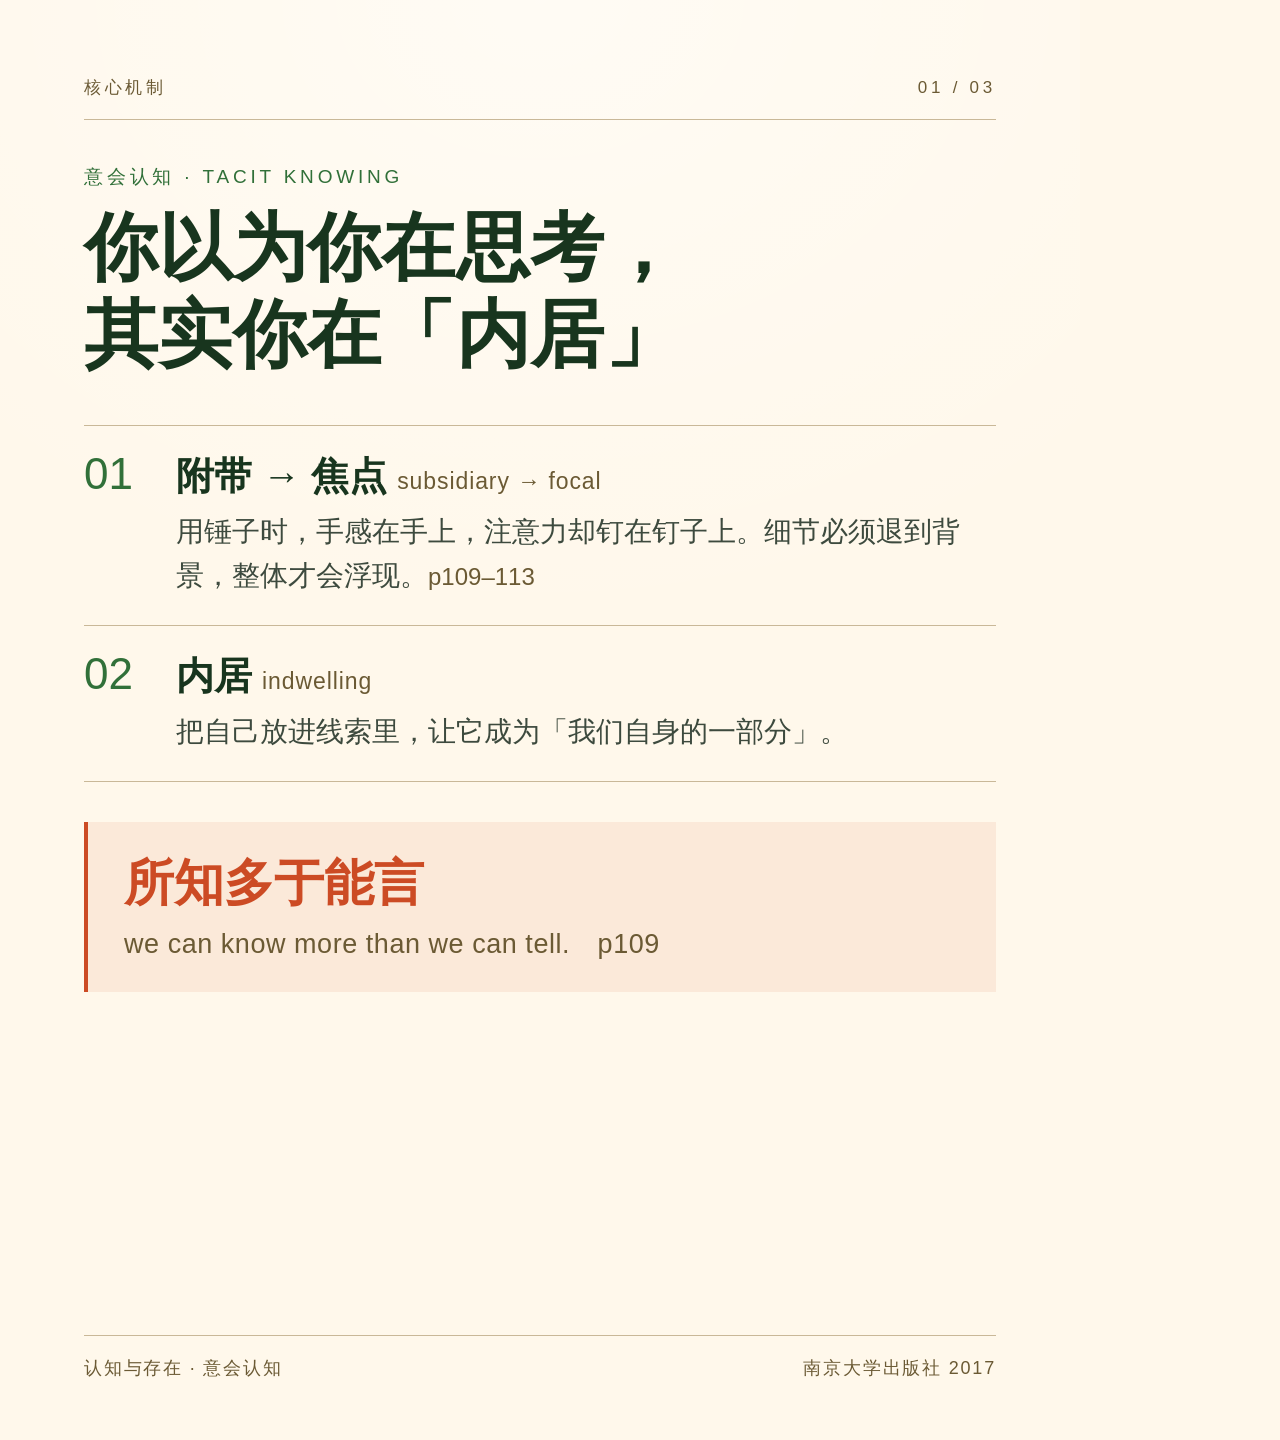
<file: skills/rednote-post/assets/card.html>
<!doctype html>
<html lang="zh-CN">
<head>
<meta charset="utf-8">
<!-- 把 card.css 复制到同一目录；apply_palette.py 会在这行后接入 palette.css -->
<link rel="stylesheet" href="card.css">
<style>
  /* 只保留本张卡需要的区块样式；下面两块是备选，删掉用不到的那块 */
</style>
</head>
<body>
<div class="card">

  <div class="top">
    <div class="kicker">核心机制</div>
    <div class="kicker">01 / 03</div>
  </div>
  <div class="rule"></div>
  <p class="rlab">意会认知 &middot; TACIT KNOWING</p>
  <h1>你以为你在思考，<br>其实你在「内居」</h1>

  <!-- 区块 A：带编号的原理条目。每条 = 主张 + 例子 + 出处 -->
  <div class="rows">
    <div class="row">
      <div class="num">01</div>
      <div>
        <div class="rt">附带 &rarr; 焦点<span>subsidiary &rarr; focal</span></div>
        <div class="rd">用锤子时，手感在手上，注意力却钉在钉子上。细节必须退到背景，整体才会浮现。<em>p109&ndash;113</em></div>
      </div>
    </div>
    <div class="row">
      <div class="num">02</div>
      <div>
        <div class="rt">内居<span>indwelling</span></div>
        <div class="rd">把自己放进线索里，让它成为「我们自身的一部分」。</div>
      </div>
    </div>
  </div>

  <!-- 区块 B：N 条能带走的点。td 是观点，use 是「所以怎么用」 -->
  <!--
  <div class="list">
    <div class="item">
      <div class="k2">1</div>
      <div>
        <div class="tt">附带 &rarr; 焦点</div>
        <div class="td">手感在手上，注意力却在钉子上。细节退到背景，整体才会浮现。</div>
        <div class="use">&rarr; 别一边做一边解剖自己，先做进去。</div>
      </div>
    </div>
  </div>
  -->

  <div class="quote">
    <b>所知多于能言</b>
    <i>we can know more than we can tell.　p109</i>
  </div>

  <div class="foot">
    <span>认知与存在 &middot; 意会认知</span>
    <span>南京大学出版社 2017</span>
  </div>
</div>
</body>
</html>
</file>
<file: skills/rednote-post/assets/card.css>
/* 小红书图文卡片：1080×1440（3:4，信息流原生比例）
 *
 * 字号为什么这么大：手机把整张图按屏宽显示，所以卡片里 1px 到读者眼里就是
 * 1 × (屏宽 / 1080)。正文低于 24px 在手机上就吃力了。改这套令牌，
 * 不要逐处改字号——也不要用缩字号来解决放不下的问题（放不下就删内容）。
 *
 * 新 post 不要手动改这里的配色。先读 references/palettes.md，用
 * scripts/apply_palette.py 把书主题色板写成 build/palette.css，并在 card.css 后覆盖。
 * 这里的祖母绿令牌只是默认兜底；旧 post 若没有 palette.css，仍按这一套渲染。
 */

:root{
  --paper:#FFF8EB;      /* 默认：祖母绿信号 */
  --card:#FFF1D4;
  --ink:#18351E;
  --ink2:#3D4A3E;
  --muted:#6B5A34;
  --rule:#C9B898;
  --accent:#CC4B24;
  --accent-wash:rgba(204,75,36,.09);
  --accent2:#317039;
  --accent3:#F1BE49;
  --heading:"Avenir Next","Avenir","PingFang SC","Hiragino Sans GB",sans-serif;
  --serif:"Songti SC","STSong","Source Han Serif SC",serif;
  --sans:"PingFang SC","Hiragino Sans GB","Helvetica Neue",Arial,sans-serif;
  --glow:rgba(255,255,255,.48);
  --glow-edge:rgba(255,241,212,0);
  --stage-glow-1:rgba(241,190,73,.26);
  --stage-glow-2:rgba(255,241,212,.82);
  --stage-glow-3:rgba(255,248,235,0);
}

*{box-sizing:border-box;margin:0;padding:0;}
html,body{width:1080px;height:1440px;overflow:hidden;background:var(--paper);}
body{font-family:var(--sans);color:var(--ink);-webkit-font-smoothing:antialiased;}

.card{
  position:relative;width:1080px;height:1440px;background:var(--paper);
  padding:76px 84px;overflow:hidden;      /* 溢出会被藏掉，所以必须靠测量发现 */
}
.card::after{
  content:"";position:absolute;inset:0;pointer-events:none;
  background:radial-gradient(120% 70% at 50% 0%,var(--glow),var(--glow-edge) 62%);
}

/* ---- 卡片 chrome：眉标 → 分割线 → 栏目标签 → 标题 -------------------- */
.top{display:flex;justify-content:space-between;align-items:baseline;
  position:relative;z-index:2;}
.kicker{font-size:17px;letter-spacing:.22em;color:var(--muted);}
.rule{height:1px;background:var(--rule);margin:20px 0 0;position:relative;z-index:2;}
.rlab{margin-top:44px;font-size:19px;letter-spacing:.20em;color:var(--accent2);
  position:relative;z-index:2;}
h1{font-family:var(--heading);font-weight:700;font-size:74px;line-height:1.18;
  margin-top:14px;letter-spacing:.005em;position:relative;z-index:2;}
.hsub{margin-top:16px;font-size:24px;line-height:1.55;color:var(--muted);
  position:relative;z-index:2;}
.foot{position:absolute;left:84px;right:84px;bottom:60px;display:flex;
  justify-content:space-between;padding-top:20px;border-top:1px solid var(--rule);
  font-size:18px;color:var(--muted);letter-spacing:.10em;z-index:2;}

/* ---- 编号条目：核心机制 / 观点列表 ------------------------------------ */
.rows{margin-top:46px;position:relative;z-index:2;}
.row{display:flex;gap:28px;padding:26px 0;border-top:1px solid var(--rule);}
.row:last-of-type{border-bottom:1px solid var(--rule);}
.num{font-family:var(--heading);font-size:44px;color:var(--accent2);line-height:1;
  min-width:64px;}
.rt{font-size:38px;font-weight:600;line-height:1.28;}
.rt span{font-weight:400;font-size:23px;color:var(--muted);letter-spacing:.04em;
  margin-left:10px;}
.rd{margin-top:10px;font-size:28px;line-height:1.58;color:var(--ink2);}
.rd em{font-style:normal;color:var(--muted);font-size:24px;}

/* ---- 紧凑列表：条目 + 一句「所以怎么用」 ------------------------------ */
.list{margin-top:26px;position:relative;z-index:2;}
.item{display:flex;gap:24px;padding:11px 0;border-top:1px solid var(--rule);}
.item:last-of-type{border-bottom:1px solid var(--rule);}
.k2{font-family:var(--heading);font-size:34px;color:var(--accent2);line-height:1;
  min-width:50px;}
.tt{font-size:33px;font-weight:600;line-height:1.26;}
.tt span{font-weight:400;font-size:20px;color:var(--muted);margin-left:8px;}
.td{margin-top:6px;font-size:24px;line-height:1.44;color:var(--ink2);}
.use{margin-top:6px;font-size:24px;line-height:1.44;color:var(--accent);}

/* ---- 两种信息块 -------------------------------------------------------- */
.orig{margin-top:34px;position:relative;z-index:2;}          /* 原句对照：出处 → 原文 → 译文 */
.orig .q{padding:20px 0;border-top:1px solid var(--rule);}
.orig .q:last-of-type{border-bottom:1px solid var(--rule);}
.orig .src{font-size:19px;letter-spacing:.18em;color:var(--accent2);}
.orig .en{margin-top:9px;font-family:var(--serif);font-size:26px;line-height:1.5;color:var(--ink);}
.orig .zh{margin-top:9px;font-size:24px;line-height:1.5;color:var(--ink2);}

.quote{margin-top:40px;padding:30px 36px;background:var(--accent-wash);
  border-left:4px solid var(--accent);position:relative;z-index:2;}
.quote b{display:block;font-family:var(--heading);font-size:50px;color:var(--accent);
  line-height:1.25;}
.quote i{display:block;margin-top:12px;font-style:normal;font-size:27px;
  color:var(--muted);letter-spacing:.02em;}

.box{margin-top:20px;padding:22px 32px;background:var(--accent-wash);
  border-left:4px solid var(--accent);position:relative;z-index:2;}
.box b{font-size:27px;letter-spacing:.14em;color:var(--accent);}
.box p{margin-top:10px;font-size:24px;line-height:1.5;color:var(--ink2);}

/* ---- 封面的主体图（旧版：纸底 + 一张书封；新版走上面的 .stage/.deco/.book）---- */
.photo{margin-top:46px;display:flex;justify-content:center;position:relative;z-index:2;}
.photo img{width:566px;border-radius:3px;
  box-shadow:0 26px 54px -20px rgba(23,20,14,.40),0 4px 12px -6px rgba(23,20,14,.20);}

/* ---- 封面的主题插画装饰层 ---------------------------------------------
 * 书封**原版完整**地摆着，装饰只画在它四周（左右各 290px 的栏里），不覆盖、不加工书封。
 * 装饰是一段矢量线稿（勾线在前、平涂在后、颜色收着），由 scripts/cover_deco.py 生成，
 * 贴进 cover.html 里的 <svg class="deco">。换书就换那一段 SVG。
 * 下面这组 --deco-* 与 --accent 分开管：--accent 永远只做信号。
 */
:root{
  --deco-line:#2A2118;    /* 手绘线：深暖褐，不用纯黑 */
  --deco-terra:#B0603F;   /* 陶土 */
  --deco-olive:#7E7B4F;   /* 橄榄 */
  --deco-gold:#C39A54;    /* 金 */
  --deco-rose:#C08A72;    /* 灰玫瑰 */
  --deco-cream:#F6EFE2;   /* 花瓣内圈 */
}

.stage{position:relative;height:845px;margin:30px -84px 0;}   /* -84：让装饰出血到卡片边 */
.stage::before{content:"";position:absolute;inset:0;          /* 书周围一层极淡的主题晕，没有硬边 */
  background:radial-gradient(78% 62% at 50% 51%,var(--stage-glow-1) 0%,
    var(--stage-glow-2) 54%,var(--stage-glow-3) 100%);}
.deco{position:absolute;inset:0;width:1080px;height:845px;display:block;}
.deco .inked{filter:url(#ink);}        /* 一点点手抖，去掉"纯矢量"味；滤镜定义写在 cover.html 里 */
.book{position:absolute;left:50%;top:29px;transform:translateX(-50%);width:500px;z-index:2;}
.book img{width:100%;height:auto;display:block;border-radius:2px;
  box-shadow:0 30px 58px -22px rgba(23,20,14,.46),0 5px 14px -7px rgba(23,20,14,.22);}
</file>
